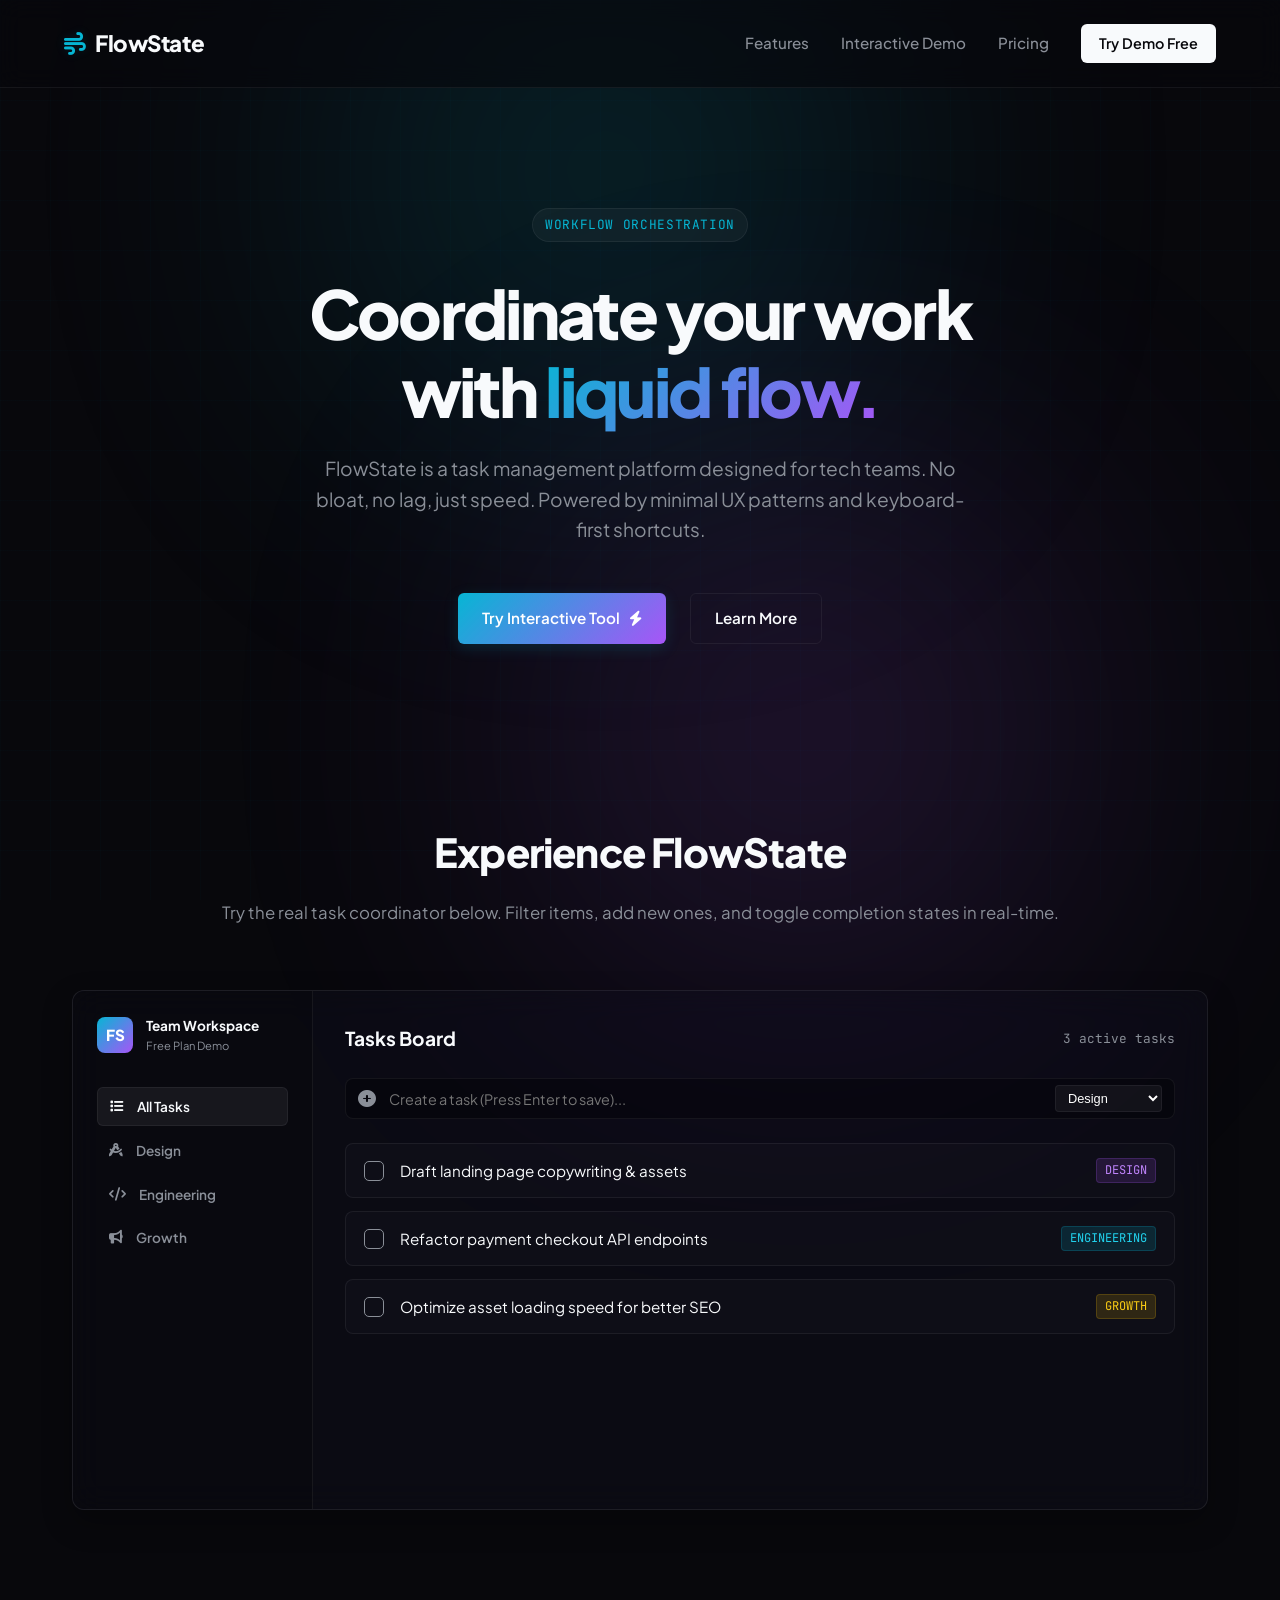
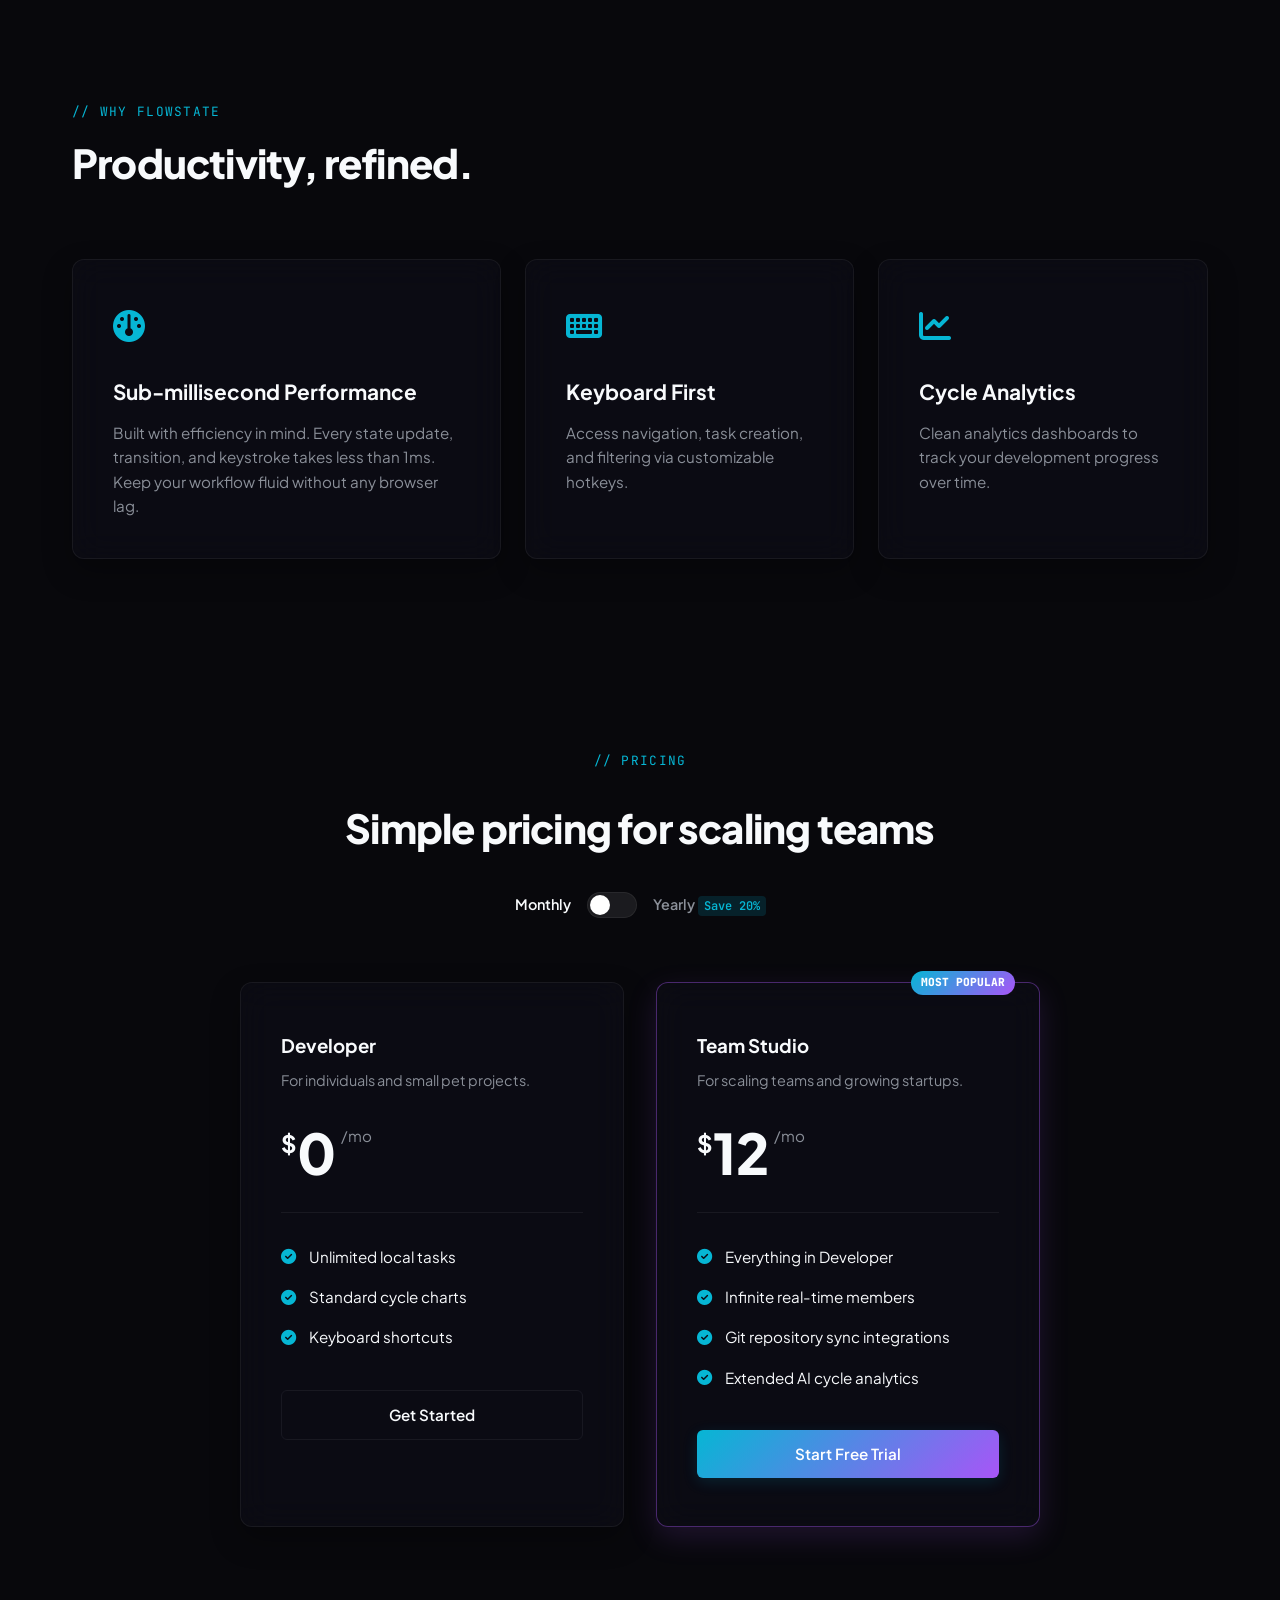
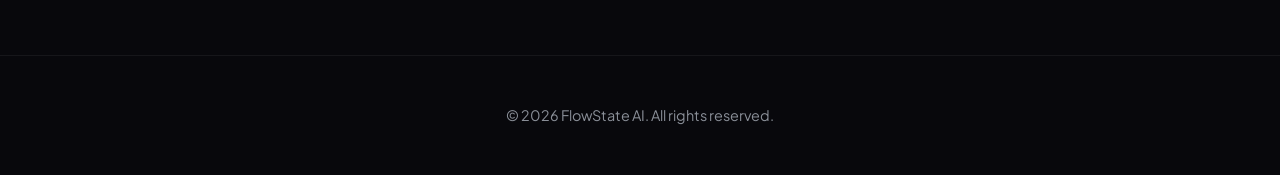
<file: flowstate-saas/index.html>
<!DOCTYPE html>
<html lang="en">
<head>
    <meta charset="UTF-8">
    <meta name="viewport" content="width=device-width, initial-scale=1.0">
    <title>FlowState AI // High-Performance Workflow Orchestration</title>
    <meta name="description" content="Streamline your development, design, and product planning workflows with the power of localized AI task coordination.">
    <!-- Google Fonts -->
    <link rel="preconnect" href="https://fonts.googleapis.com">
    <link rel="preconnect" href="https://fonts.gstatic.com" crossorigin>
    <link href="https://fonts.googleapis.com/css2?family=Plus+Jakarta+Sans:wght@300;400;500;600;700;800&family=JetBrains+Mono:wght@400;500;700&display=swap" rel="stylesheet">
    <!-- FontAwesome Icons -->
    <link rel="stylesheet" href="https://cdnjs.cloudflare.com/ajax/libs/font-awesome/6.4.0/css/all.min.css">
    <!-- Custom CSS -->
    <link rel="stylesheet" href="style.css">
</head>
<body>
    <!-- Cyber Background Mesh -->
    <div class="cyber-grid"></div>
    <div class="glow-orb orb-primary"></div>
    <div class="glow-orb orb-secondary"></div>

    <!-- Header Navigation -->
    <header class="navbar">
        <div class="logo">
            <span class="logo-symbol"><i class="fa-solid fa-wind"></i></span> FlowState
        </div>
        <nav class="nav-menu">
            <a href="#features" class="nav-item">Features</a>
            <a href="#demo" class="nav-item">Interactive Demo</a>
            <a href="#pricing" class="nav-item">Pricing</a>
            <a href="#demo" class="nav-btn">Try Demo Free</a>
        </nav>
    </header>

    <main class="main-content">
        <!-- Hero Section -->
        <section class="hero-section">
            <span class="badge">Workflow Orchestration</span>
            <h1 class="hero-title">
                Coordinate your work <br>
                with <span class="highlight">liquid flow.</span>
            </h1>
            <p class="hero-desc">
                FlowState is a task management platform designed for tech teams. No bloat, no lag, just speed. Powered by minimal UX patterns and keyboard-first shortcuts.
            </p>
            <div class="hero-actions">
                <a href="#demo" class="btn btn-primary">Try Interactive Tool <i class="fa-solid fa-bolt"></i></a>
                <a href="#features" class="btn btn-secondary">Learn More</a>
            </div>
        </section>

        <!-- Interactive Demo Widget (The Core Interactive Component) -->
        <section class="demo-section" id="demo">
            <div class="demo-header">
                <h2>Experience FlowState</h2>
                <p>Try the real task coordinator below. Filter items, add new ones, and toggle completion states in real-time.</p>
            </div>

            <!-- Interactive Board Dashboard Widget -->
            <div class="dashboard-widget glass-card">
                <!-- Widget Sidebar / Filters -->
                <aside class="widget-sidebar">
                    <div class="user-profile">
                        <div class="avatar">FS</div>
                        <div class="user-info">
                            <span class="name">Team Workspace</span>
                            <span class="role">Free Plan Demo</span>
                        </div>
                    </div>
                    <nav class="widget-nav">
                        <button class="filter-btn active" data-category="all"><i class="fa-solid fa-list"></i> All Tasks</button>
                        <button class="filter-btn" data-category="design"><i class="fa-solid fa-compass-drafting"></i> Design</button>
                        <button class="filter-btn" data-category="code"><i class="fa-solid fa-code"></i> Engineering</button>
                        <button class="filter-btn" data-category="marketing"><i class="fa-solid fa-bullhorn"></i> Growth</button>
                    </nav>
                </aside>

                <!-- Widget Main Workspace Area -->
                <main class="widget-workspace">
                    <div class="workspace-header">
                        <h3>Tasks Board</h3>
                        <span class="task-count" id="task-counter">3 active tasks</span>
                    </div>

                    <!-- Input to add new tasks -->
                    <div class="task-input-bar">
                        <i class="fa-solid fa-plus-circle input-icon"></i>
                        <input type="text" id="new-task-input" placeholder="Create a task (Press Enter to save)..." aria-label="Task input">
                        <select id="new-task-category" class="task-category-select">
                            <option value="design">Design</option>
                            <option value="code">Engineering</option>
                            <option value="marketing">Growth</option>
                        </select>
                    </div>

                    <!-- Tasks List Container -->
                    <ul class="tasks-list" id="tasks-list">
                        <!-- Task 1 -->
                        <li class="task-item" data-category="design">
                            <div class="task-left">
                                <button class="checkbox-btn" aria-label="Complete task"><i class="fa-solid fa-check"></i></button>
                                <span class="task-text">Draft landing page copywriting & assets</span>
                            </div>
                            <span class="category-pill pill-design">Design</span>
                        </li>
                        <!-- Task 2 -->
                        <li class="task-item" data-category="code">
                            <div class="task-left">
                                <button class="checkbox-btn" aria-label="Complete task"><i class="fa-solid fa-check"></i></button>
                                <span class="task-text">Refactor payment checkout API endpoints</span>
                            </div>
                            <span class="category-pill pill-code">Engineering</span>
                        </li>
                        <!-- Task 3 -->
                        <li class="task-item" data-category="marketing">
                            <div class="task-left">
                                <button class="checkbox-btn" aria-label="Complete task"><i class="fa-solid fa-check"></i></button>
                                <span class="task-text">Optimize asset loading speed for better SEO</span>
                            </div>
                            <span class="category-pill pill-marketing">Growth</span>
                        </li>
                    </ul>
                </main>
            </div>
        </section>

        <!-- Features Bento Grid -->
        <section class="features-section" id="features">
            <span class="sec-label">// WHY FLOWSTATE</span>
            <h2>Productivity, refined.</h2>
            
            <div class="features-grid">
                <!-- Feature 1: Large -->
                <div class="feature-card f-large glass-card">
                    <div class="f-icon"><i class="fa-solid fa-gauge"></i></div>
                    <h3>Sub-millisecond Performance</h3>
                    <p>Built with efficiency in mind. Every state update, transition, and keystroke takes less than 1ms. Keep your workflow fluid without any browser lag.</p>
                </div>
                <!-- Feature 2: Small -->
                <div class="feature-card f-small glass-card">
                    <div class="f-icon"><i class="fa-solid fa-keyboard"></i></div>
                    <h3>Keyboard First</h3>
                    <p>Access navigation, task creation, and filtering via customizable hotkeys.</p>
                </div>
                <!-- Feature 3: Small -->
                <div class="feature-card f-small glass-card">
                    <div class="f-icon"><i class="fa-solid fa-chart-line"></i></div>
                    <h3>Cycle Analytics</h3>
                    <p>Clean analytics dashboards to track your development progress over time.</p>
                </div>
            </div>
        </section>

        <!-- Pricing Section -->
        <section class="pricing-section" id="pricing">
            <div class="pricing-header">
                <span class="sec-label">// PRICING</span>
                <h2>Simple pricing for scaling teams</h2>
                <!-- Monthly/Yearly Toggle -->
                <div class="billing-toggle">
                    <span class="toggle-label active" id="monthly-label">Monthly</span>
                    <button class="toggle-switch" id="billing-toggle-btn" aria-label="Toggle Billing Interval">
                        <span class="toggle-knob"></span>
                    </button>
                    <span class="toggle-label" id="yearly-label">Yearly <span class="discount-badge">Save 20%</span></span>
                </div>
            </div>

            <div class="pricing-grid">
                <!-- Free Plan -->
                <div class="price-card glass-card">
                    <h3>Developer</h3>
                    <p class="plan-desc">For individuals and small pet projects.</p>
                    <div class="price-wrap">
                        <span class="currency">$</span>
                        <span class="price-val" id="dev-price">0</span>
                        <span class="interval">/mo</span>
                    </div>
                    <ul class="features-list">
                        <li><i class="fa-solid fa-circle-check"></i> Unlimited local tasks</li>
                        <li><i class="fa-solid fa-circle-check"></i> Standard cycle charts</li>
                        <li><i class="fa-solid fa-circle-check"></i> Keyboard shortcuts</li>
                    </ul>
                    <a href="#demo" class="btn btn-secondary pricing-btn">Get Started</a>
                </div>

                <!-- Pro Plan -->
                <div class="price-card glass-card pro-featured">
                    <div class="popular-tag">MOST POPULAR</div>
                    <h3>Team Studio</h3>
                    <p class="plan-desc">For scaling teams and growing startups.</p>
                    <div class="price-wrap">
                        <span class="currency">$</span>
                        <span class="price-val" id="team-price">12</span>
                        <span class="interval">/mo</span>
                    </div>
                    <ul class="features-list">
                        <li><i class="fa-solid fa-circle-check"></i> Everything in Developer</li>
                        <li><i class="fa-solid fa-circle-check"></i> Infinite real-time members</li>
                        <li><i class="fa-solid fa-circle-check"></i> Git repository sync integrations</li>
                        <li><i class="fa-solid fa-circle-check"></i> Extended AI cycle analytics</li>
                    </ul>
                    <a href="#demo" class="btn btn-primary pricing-btn">Start Free Trial</a>
                </div>
            </div>
        </section>
    </main>

    <footer class="footer">
        <p>&copy; 2026 FlowState AI. All rights reserved.</p>
    </footer>

    <!-- Custom Script -->
    <script src="app.js"></script>
</body>
</html>
</file>
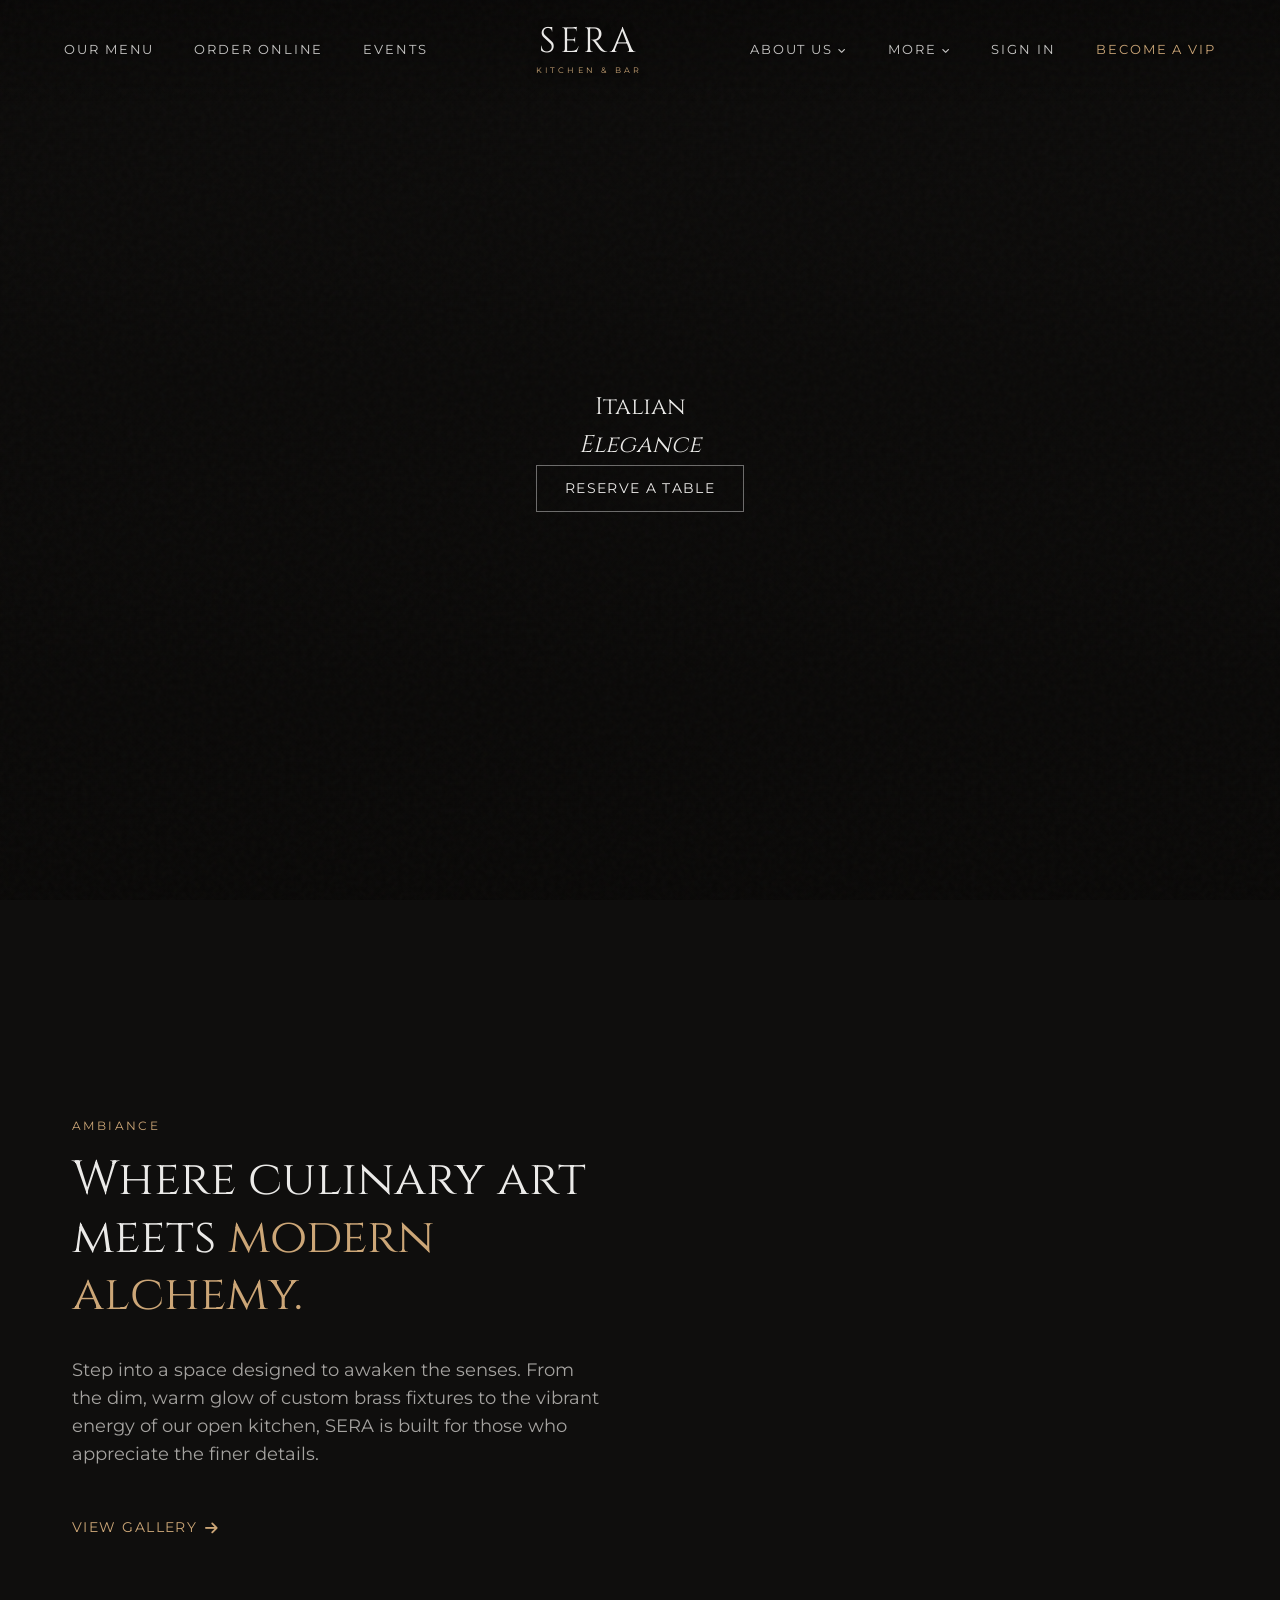
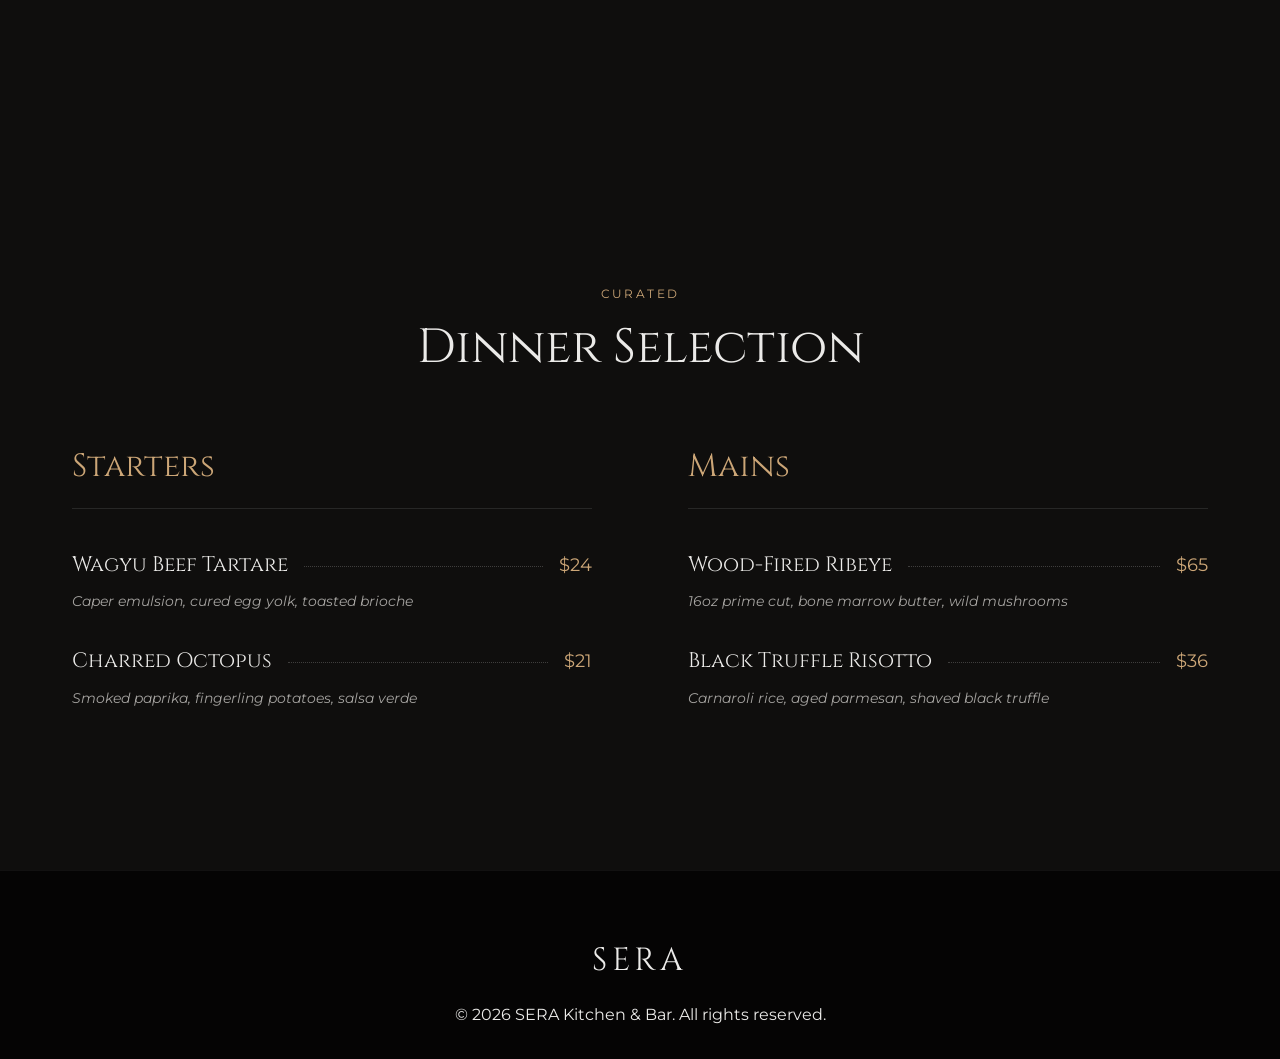
<file: lumora-restaurant/index.html>
<!DOCTYPE html>
<html lang="en">
<head>
    <meta charset="UTF-8">
    <meta name="viewport" content="width=device-width, initial-scale=1.0">
    <title>SERA Kitchen & Bar | Fine Dining</title>
    <meta name="description" content="Experience SERA Kitchen & Bar.">
    <!-- Google Fonts -->
    <link rel="preconnect" href="https://fonts.googleapis.com">
    <link rel="preconnect" href="https://fonts.gstatic.com" crossorigin>
    <link href="https://fonts.googleapis.com/css2?family=Cinzel:wght@400;500;600&family=Montserrat:wght@300;400;500&display=swap" rel="stylesheet">
    <!-- FontAwesome -->
    <link rel="stylesheet" href="https://cdnjs.cloudflare.com/ajax/libs/font-awesome/6.4.0/css/all.min.css">
    <!-- Custom Styles -->
    <link rel="stylesheet" href="style.css">
</head>
<body>
    <!-- Noise Overlay for Texture -->
    <div class="noise-overlay"></div>

    <!-- Navigation -->
    <header class="header" id="header">
        <div class="nav-container">
            <!-- Left Links -->
            <nav class="nav-links left-links">
                <a href="#menu" class="nav-link">OUR MENU</a>
                <a href="#order" class="nav-link">ORDER ONLINE</a>
                <a href="#events" class="nav-link">EVENTS</a>
            </nav>
            
            <!-- Center Logo -->
            <div class="logo-container">
                <a href="#" class="logo">SERA</a>
                <span class="logo-subtitle">KITCHEN & BAR</span>
            </div>
            
            <!-- Right Links -->
            <nav class="nav-links right-links">
                <a href="#about" class="nav-link">ABOUT US <i class="fa-solid fa-angle-down" style="font-size: 0.7em;"></i></a>
                <a href="#more" class="nav-link">MORE <i class="fa-solid fa-angle-down" style="font-size: 0.7em;"></i></a>
                <a href="#signin" class="nav-link">SIGN IN</a>
                <a href="#vip" class="nav-link vip-link">BECOME A VIP</a>
            </nav>
            
            <button class="mobile-menu-btn"><i class="fa-solid fa-bars"></i></button>
        </div>
    </header>

    <!-- Hero Section -->
    <section class="hero">
        <div class="hero-bg">
            <!-- The generated image -->
            <div class="bg-image"></div>
            <div class="bg-overlay"></div>
        </div>
        <div class="hero-content">
            <h1 class="title reveal delay-1">Italian <br><span class="italic">Elegance</span></h1>
            <div class="hero-cta reveal delay-3">
                <a href="#reservations" class="btn btn-outline">Reserve a Table</a>
            </div>
        </div>
    </section>

    <!-- The Experience Section -->
    <section class="experience section-padding" id="experience">
        <div class="container grid-2-col">
            <div class="exp-text">
                <span class="section-tag reveal">Ambiance</span>
                <h2 class="section-title reveal">Where culinary art meets <span class="accent-gold">modern alchemy.</span></h2>
                <p class="reveal">Step into a space designed to awaken the senses. From the dim, warm glow of custom brass fixtures to the vibrant energy of our open kitchen, SERA is built for those who appreciate the finer details.</p>
                <a href="#gallery" class="text-link reveal">View Gallery <i class="fa-solid fa-arrow-right"></i></a>
            </div>
            <div class="exp-image-wrap reveal right">
                <div class="exp-image parallax-img"></div>
            </div>
        </div>
    </section>

    <!-- Menu Section -->
    <section class="menu section-padding" id="menu">
        <div class="container">
            <div class="menu-header center reveal">
                <span class="section-tag">Curated</span>
                <h2 class="section-title">Dinner Selection</h2>
            </div>
            
            <div class="menu-grid">
                <!-- Starters -->
                <div class="menu-category reveal">
                    <h3>Starters</h3>
                    <ul class="menu-list">
                        <li>
                            <div class="menu-item-header">
                                <span class="dish-name">Wagyu Beef Tartare</span>
                                <span class="dish-leader"></span>
                                <span class="dish-price">$24</span>
                            </div>
                            <p class="dish-desc">Caper emulsion, cured egg yolk, toasted brioche</p>
                        </li>
                        <li>
                            <div class="menu-item-header">
                                <span class="dish-name">Charred Octopus</span>
                                <span class="dish-leader"></span>
                                <span class="dish-price">$21</span>
                            </div>
                            <p class="dish-desc">Smoked paprika, fingerling potatoes, salsa verde</p>
                        </li>
                    </ul>
                </div>

                <!-- Mains -->
                <div class="menu-category reveal delay-1">
                    <h3>Mains</h3>
                    <ul class="menu-list">
                        <li>
                            <div class="menu-item-header">
                                <span class="dish-name">Wood-Fired Ribeye</span>
                                <span class="dish-leader"></span>
                                <span class="dish-price">$65</span>
                            </div>
                            <p class="dish-desc">16oz prime cut, bone marrow butter, wild mushrooms</p>
                        </li>
                        <li>
                            <div class="menu-item-header">
                                <span class="dish-name">Black Truffle Risotto</span>
                                <span class="dish-leader"></span>
                                <span class="dish-price">$36</span>
                            </div>
                            <p class="dish-desc">Carnaroli rice, aged parmesan, shaved black truffle</p>
                        </li>
                    </ul>
                </div>
            </div>
        </div>
    </section>

    <footer class="footer">
        <div class="container center">
            <h2 class="footer-logo">SERA</h2>
            <p>&copy; 2026 SERA Kitchen & Bar. All rights reserved.</p>
        </div>
    </footer>

    <script src="app.js"></script>
</body>
</html>
</file>
<file: flowstate-saas/style.css>
/* ==========================================================================
   DESIGN TOKENS & RESET
   ========================================================================== */
:root {
    --bg-dark: #08080c;
    --card-bg: rgba(15, 15, 25, 0.5);
    --border-color: rgba(255, 255, 255, 0.06);
    --text-primary: #f8fafc;
    --text-secondary: #8a8f98;
    
    --accent-cyan: #06b6d4;
    --accent-purple: #a855f7;
    --accent-cyan-glow: rgba(6, 182, 212, 0.15);
    --accent-purple-glow: rgba(168, 85, 247, 0.15);
    
    --font-sans: 'Plus Jakarta Sans', sans-serif;
    --font-mono: 'JetBrains Mono', monospace;
    
    --transition-fast: all 0.2s cubic-bezier(0.4, 0, 0.2, 1);
    --transition-smooth: all 0.3s cubic-bezier(0.4, 0, 0.2, 1);
}

* {
    box-sizing: border-box;
    margin: 0;
    padding: 0;
}

html {
    scroll-behavior: smooth;
}

body {
    background-color: var(--bg-dark);
    color: var(--text-primary);
    font-family: var(--font-sans);
    overflow-x: hidden;
    min-height: 100vh;
    line-height: 1.6;
}

/* ==========================================================================
   BACKGROUND CYBER GRID & ORBS
   ========================================================================== */
.cyber-grid {
    position: fixed;
    top: 0; left: 0; width: 100vw; height: 100vh;
    background-image: 
        linear-gradient(rgba(6, 182, 212, 0.02) 1px, transparent 1px),
        linear-gradient(90deg, rgba(6, 182, 212, 0.02) 1px, transparent 1px);
    background-size: 50px 50px;
    z-index: -2;
    pointer-events: none;
}

.glow-orb {
    position: fixed;
    width: 700px;
    height: 700px;
    border-radius: 50%;
    filter: blur(150px);
    opacity: 0.3;
    pointer-events: none;
    z-index: -1;
}

.orb-primary {
    background: radial-gradient(circle, var(--accent-cyan) 0%, transparent 70%);
    top: -20%;
    left: 20%;
}

.orb-secondary {
    background: radial-gradient(circle, var(--accent-purple) 0%, transparent 70%);
    bottom: -20%;
    right: 10%;
}

/* ==========================================================================
   NAVIGATION
   ========================================================================== */
.navbar {
    display: flex;
    justify-content: space-between;
    align-items: center;
    padding: 1.5rem 4rem;
    position: fixed;
    top: 0; left: 0; width: 100vw;
    z-index: 100;
    backdrop-filter: blur(12px);
    border-bottom: 1px solid var(--border-color);
    background: rgba(8, 8, 12, 0.6);
}

.logo {
    font-size: 1.4rem;
    font-weight: 800;
    letter-spacing: -0.02em;
    display: flex;
    align-items: center;
    gap: 0.6rem;
}

.logo-symbol {
    color: var(--accent-cyan);
    text-shadow: 0 0 10px var(--accent-cyan-glow);
}

.nav-menu {
    display: flex;
    align-items: center;
    gap: 2rem;
}

.nav-item {
    color: var(--text-secondary);
    text-decoration: none;
    font-size: 0.95rem;
    font-weight: 500;
    transition: var(--transition-fast);
}

.nav-item:hover {
    color: var(--text-primary);
}

.nav-btn {
    background: var(--text-primary);
    color: var(--bg-dark);
    padding: 8px 18px;
    border-radius: 6px;
    text-decoration: none;
    font-size: 0.9rem;
    font-weight: 600;
    transition: var(--transition-fast);
}

.nav-btn:hover {
    opacity: 0.9;
    transform: translateY(-1px);
}

/* ==========================================================================
   COMMON GLASS CARD
   ========================================================================== */
.glass-card {
    background: var(--card-bg);
    border: 1px solid var(--border-color);
    border-radius: 12px;
    backdrop-filter: blur(16px) saturate(180%);
    box-shadow: 0 12px 30px rgba(0, 0, 0, 0.3);
}

.main-content {
    padding-top: 80px;
    max-width: 1200px;
    margin: 0 auto;
}

/* ==========================================================================
   HERO SECTION
   ========================================================================== */
.hero-section {
    text-align: center;
    padding: 8rem 2rem 5rem;
    display: flex;
    flex-direction: column;
    align-items: center;
}

.badge {
    display: inline-block;
    background: rgba(255, 255, 255, 0.04);
    border: 1px solid var(--border-color);
    padding: 6px 12px;
    border-radius: 30px;
    font-family: var(--font-mono);
    font-size: 0.8rem;
    color: var(--accent-cyan);
    letter-spacing: 0.05em;
    margin-bottom: 2rem;
    text-transform: uppercase;
}

.hero-title {
    font-size: 4.2rem;
    font-weight: 800;
    line-height: 1.15;
    letter-spacing: -0.04em;
    margin-bottom: 1.5rem;
}

.highlight {
    background: linear-gradient(135deg, var(--accent-cyan) 0%, var(--accent-purple) 100%);
    -webkit-background-clip: text;
    -webkit-text-fill-color: transparent;
}

.hero-desc {
    font-size: 1.2rem;
    color: var(--text-secondary);
    max-width: 650px;
    margin-bottom: 3rem;
}

.hero-actions {
    display: flex;
    gap: 1.5rem;
}

.btn {
    display: inline-flex;
    align-items: center;
    gap: 0.6rem;
    padding: 12px 24px;
    border-radius: 6px;
    text-decoration: none;
    font-weight: 600;
    font-size: 0.95rem;
    transition: var(--transition-fast);
    cursor: pointer;
}

.btn-primary {
    background: linear-gradient(135deg, var(--accent-cyan) 0%, var(--accent-purple) 100%);
    color: white;
    border: none;
    box-shadow: 0 4px 15px var(--accent-cyan-glow);
}

.btn-primary:hover {
    transform: translateY(-2px);
    box-shadow: 0 6px 20px rgba(6, 182, 212, 0.35);
}

.btn-secondary {
    background: transparent;
    color: var(--text-primary);
    border: 1px solid var(--border-color);
}

.btn-secondary:hover {
    background: rgba(255, 255, 255, 0.04);
    border-color: var(--text-primary);
}

/* ==========================================================================
   INTERACTIVE DEMO WIDGET (BOARD)
   ========================================================================== */
.demo-section {
    padding: 6rem 2rem;
}

.demo-header {
    text-align: center;
    margin-bottom: 4rem;
}

.demo-header h2 {
    font-size: 2.5rem;
    font-weight: 800;
    letter-spacing: -0.02em;
    margin-bottom: 1rem;
}

.demo-header p {
    color: var(--text-secondary);
    font-size: 1.05rem;
}

/* Dashboard Widget Layout */
.dashboard-widget {
    display: grid;
    grid-template-columns: 240px 1fr;
    height: 520px;
    overflow: hidden;
    border-color: rgba(255, 255, 255, 0.08);
}

/* Widget Sidebar */
.widget-sidebar {
    background: rgba(0, 0, 0, 0.2);
    border-right: 1px solid var(--border-color);
    padding: 1.5rem;
    display: flex;
    flex-direction: column;
    gap: 2rem;
}

.user-profile {
    display: flex;
    align-items: center;
    gap: 0.8rem;
}

.avatar {
    width: 36px;
    height: 36px;
    background: linear-gradient(135deg, var(--accent-cyan) 0%, var(--accent-purple) 100%);
    border-radius: 8px;
    display: flex;
    justify-content: center;
    align-items: center;
    font-weight: 800;
    font-size: 0.95rem;
    color: white;
}

.user-info {
    display: flex;
    flex-direction: column;
}

.user-info .name {
    font-size: 0.85rem;
    font-weight: 700;
}

.user-info .role {
    font-size: 0.7rem;
    color: var(--text-secondary);
}

.widget-nav {
    display: flex;
    flex-direction: column;
    gap: 0.4rem;
}

.filter-btn {
    background: transparent;
    border: none;
    color: var(--text-secondary);
    text-align: left;
    padding: 10px 12px;
    border-radius: 6px;
    cursor: pointer;
    font-family: inherit;
    font-size: 0.85rem;
    font-weight: 600;
    display: flex;
    align-items: center;
    gap: 0.8rem;
    transition: var(--transition-fast);
}

.filter-btn:hover {
    color: var(--text-primary);
    background: rgba(255, 255, 255, 0.03);
}

.filter-btn.active {
    color: var(--text-primary);
    background: rgba(255, 255, 255, 0.06);
    border: 1px solid var(--border-color);
}

/* Widget Workspace */
.widget-workspace {
    padding: 2rem;
    display: flex;
    flex-direction: column;
    gap: 1.5rem;
    overflow-y: auto;
}

.workspace-header {
    display: flex;
    justify-content: space-between;
    align-items: center;
}

.workspace-header h3 {
    font-size: 1.2rem;
    font-weight: 700;
}

.task-count {
    font-family: var(--font-mono);
    font-size: 0.8rem;
    color: var(--text-secondary);
}

/* Task Input Bar */
.task-input-bar {
    display: flex;
    align-items: center;
    background: rgba(0, 0, 0, 0.3);
    border: 1px solid var(--border-color);
    border-radius: 8px;
    padding: 6px 12px;
    gap: 0.8rem;
}

.input-icon {
    color: var(--text-secondary);
    font-size: 1.1rem;
}

.task-input-bar input {
    flex: 1;
    background: transparent;
    border: none;
    color: white;
    outline: none;
    font-family: inherit;
    font-size: 0.9rem;
}

.task-category-select {
    background: rgba(255, 255, 255, 0.05);
    border: 1px solid var(--border-color);
    color: white;
    border-radius: 4px;
    padding: 4px 8px;
    font-size: 0.8rem;
    outline: none;
}

/* Tasks List */
.tasks-list {
    display: flex;
    flex-direction: column;
    gap: 0.8rem;
    list-style: none;
}

.task-item {
    display: flex;
    justify-content: space-between;
    align-items: center;
    background: rgba(255, 255, 255, 0.02);
    border: 1px solid var(--border-color);
    padding: 14px 18px;
    border-radius: 8px;
    transition: var(--transition-smooth);
}

.task-item:hover {
    background: rgba(255, 255, 255, 0.04);
    border-color: rgba(255, 255, 255, 0.1);
}

.task-left {
    display: flex;
    align-items: center;
    gap: 1rem;
}

.checkbox-btn {
    width: 20px;
    height: 20px;
    border: 1.5px solid var(--text-secondary);
    border-radius: 5px;
    background: transparent;
    cursor: pointer;
    display: flex;
    justify-content: center;
    align-items: center;
    color: transparent;
    font-size: 0.7rem;
    transition: var(--transition-fast);
}

.checkbox-btn:hover {
    border-color: var(--accent-cyan);
    background: rgba(6, 182, 212, 0.05);
}

.task-text {
    font-size: 0.95rem;
    color: var(--text-primary);
    transition: var(--transition-fast);
}

/* Category Pills */
.category-pill {
    font-family: var(--font-mono);
    font-size: 0.75rem;
    padding: 2px 8px;
    border-radius: 4px;
    text-transform: uppercase;
}

.pill-design { background: rgba(168, 85, 247, 0.15); color: #c084fc; border: 1px solid rgba(168, 85, 247, 0.2); }
.pill-code { background: rgba(6, 182, 212, 0.15); color: #22d3ee; border: 1px solid rgba(6, 182, 212, 0.2); }
.pill-marketing { background: rgba(234, 179, 8, 0.15); color: #facc15; border: 1px solid rgba(234, 179, 8, 0.2); }

/* Completed Task State */
.task-item.completed {
    opacity: 0.5;
}

.task-item.completed .checkbox-btn {
    background: var(--accent-cyan);
    border-color: var(--accent-cyan);
    color: white;
}

.task-item.completed .task-text {
    text-decoration: line-through;
    color: var(--text-secondary);
}

/* ==========================================================================
   FEATURES SECTION
   ========================================================================== */
.features-section {
    padding: 6rem 2rem;
}

.sec-label {
    font-family: var(--font-mono);
    font-size: 0.8rem;
    color: var(--accent-cyan);
    letter-spacing: 0.1em;
    display: block;
    margin-bottom: 0.5rem;
}

.features-section h2 {
    font-size: 2.5rem;
    font-weight: 800;
    letter-spacing: -0.02em;
    margin-bottom: 4rem;
}

.features-grid {
    display: grid;
    grid-template-columns: 1.3fr 1fr 1fr;
    gap: 1.5rem;
}

.feature-card {
    padding: 2.5rem;
    border-radius: 12px;
}

.f-icon {
    font-size: 2rem;
    color: var(--accent-cyan);
    margin-bottom: 1.5rem;
}

.feature-card h3 {
    font-size: 1.3rem;
    font-weight: 700;
    margin-bottom: 0.8rem;
}

.feature-card p {
    color: var(--text-secondary);
    font-size: 0.95rem;
}

/* Layout spans */
.f-large {
    grid-column: span 1;
}

/* ==========================================================================
   PRICING SECTION & TOGGLE
   ========================================================================== */
.pricing-section {
    padding: 6rem 2rem 8rem;
}

.pricing-header {
    text-align: center;
    margin-bottom: 4rem;
    display: flex;
    flex-direction: column;
    align-items: center;
    gap: 1rem;
}

.pricing-header h2 {
    font-size: 2.5rem;
    font-weight: 800;
    letter-spacing: -0.02em;
}

/* Switch styling */
.billing-toggle {
    display: flex;
    align-items: center;
    gap: 1rem;
    margin-top: 1rem;
}

.toggle-label {
    font-size: 0.9rem;
    font-weight: 600;
    color: var(--text-secondary);
    transition: var(--transition-fast);
}

.toggle-label.active {
    color: var(--text-primary);
}

.toggle-switch {
    width: 50px;
    height: 26px;
    border-radius: 15px;
    background: rgba(255, 255, 255, 0.08);
    border: 1px solid var(--border-color);
    position: relative;
    cursor: pointer;
    outline: none;
    transition: var(--transition-smooth);
}

.toggle-switch:hover {
    border-color: rgba(255, 255, 255, 0.2);
}

.toggle-switch.active {
    background: var(--accent-cyan);
}

.toggle-knob {
    width: 20px;
    height: 20px;
    border-radius: 50%;
    background: white;
    position: absolute;
    top: 2px;
    left: 2px;
    transition: var(--transition-smooth);
}

.toggle-switch.active .toggle-knob {
    left: 26px;
}

.discount-badge {
    background: rgba(6, 182, 212, 0.15);
    color: var(--accent-cyan);
    font-size: 0.75rem;
    padding: 2px 6px;
    border-radius: 4px;
    font-family: var(--font-mono);
}

/* Pricing Grid */
.pricing-grid {
    display: grid;
    grid-template-columns: 1fr 1fr;
    gap: 2rem;
    max-width: 800px;
    margin: 0 auto;
}

.price-card {
    padding: 3rem 2.5rem;
    position: relative;
}

.plan-desc {
    color: var(--text-secondary);
    font-size: 0.9rem;
    margin: 0.5rem 0 2rem;
}

.price-wrap {
    display: flex;
    align-items: flex-baseline;
    margin-bottom: 2rem;
}

.price-wrap .currency {
    font-size: 1.5rem;
    font-weight: 700;
}

.price-wrap .price-val {
    font-size: 3.5rem;
    font-weight: 800;
    line-height: 1;
}

.price-wrap .interval {
    color: var(--text-secondary);
    font-size: 0.95rem;
    margin-left: 0.3rem;
}

.price-card .features-list {
    list-style: none;
    display: flex;
    flex-direction: column;
    gap: 1rem;
    margin-bottom: 2.5rem;
    border-top: 1px solid var(--border-color);
    padding-top: 2rem;
}

.price-card .features-list li {
    display: flex;
    align-items: center;
    gap: 0.8rem;
    font-size: 0.95rem;
    color: var(--text-primary);
}

.price-card .features-list li i {
    color: var(--accent-cyan);
}

.pricing-btn {
    width: 100%;
    justify-content: center;
    border-radius: 6px;
}

/* Featured / Pro Card styles */
.pro-featured {
    border-color: rgba(168, 85, 247, 0.4);
    box-shadow: 0 10px 30px var(--accent-purple-glow);
}

.popular-tag {
    position: absolute;
    top: -12px;
    right: 24px;
    background: linear-gradient(135deg, var(--accent-cyan) 0%, var(--accent-purple) 100%);
    font-family: var(--font-mono);
    font-size: 0.7rem;
    font-weight: 800;
    padding: 3px 10px;
    border-radius: 30px;
    color: white;
}

/* ==========================================================================
   FOOTER
   ========================================================================== */
.footer {
    border-top: 1px solid var(--border-color);
    padding: 3rem 2rem;
    text-align: center;
    color: var(--text-secondary);
    font-size: 0.9rem;
}

/* ==========================================================================
   RESPONSIVE DESIGN
   ========================================================================== */
@media (max-width: 992px) {
    .navbar {
        padding: 1.5rem 2rem;
    }
    
    .hero-title {
        font-size: 3.2rem;
    }
    
    .dashboard-widget {
        grid-template-columns: 1fr;
        height: auto;
    }
    
    .widget-sidebar {
        border-right: none;
        border-bottom: 1px solid var(--border-color);
        flex-direction: row;
        justify-content: space-between;
        align-items: center;
    }
    
    .widget-nav {
        flex-direction: row;
    }
    
    .features-grid {
        grid-template-columns: 1fr;
    }
    
    .pricing-grid {
        grid-template-columns: 1fr;
    }
}

@media (max-width: 576px) {
    .hero-title {
        font-size: 2.5rem;
    }
    
    .widget-sidebar {
        flex-direction: column;
        align-items: stretch;
    }
    
    .widget-nav {
        flex-direction: column;
    }
}
</file>
<file: lumora-restaurant/style.css>
/* ==========================================================================
   VARIABLES & RESET
   ========================================================================== */
:root {
    --bg-dark: #0f0e0d;
    --bg-darker: #080706;
    --bg-light: #1a1918;
    
    --text-primary: #ebeae8;
    --text-secondary: #a5a3a0;
    
    --accent-gold: #cca677;
    
    --font-serif: 'Cinzel', serif;
    --font-sans: 'Montserrat', sans-serif;
    
    --transition: all 0.4s cubic-bezier(0.25, 1, 0.5, 1);
}

* {
    margin: 0;
    padding: 0;
    box-sizing: border-box;
}

html {
    scroll-behavior: smooth;
}

body {
    background-color: var(--bg-dark);
    color: var(--text-primary);
    font-family: var(--font-sans);
    line-height: 1.6;
    overflow-x: hidden;
}

/* ==========================================================================
   NOISE OVERLAY
   ========================================================================== */
.noise-overlay {
    position: fixed;
    top: 0; left: 0; width: 100vw; height: 100vh;
    pointer-events: none;
    z-index: 9999;
    opacity: 0.03;
    background-image: url("data:image/svg+xml,%3Csvg viewBox='0 0 200 200' xmlns='http://www.w3.org/2000/svg'%3E%3Cfilter id='noiseFilter'%3E%3CfeTurbulence type='fractalNoise' baseFrequency='0.8' numOctaves='3' stitchTiles='stitch'/%3E%3C/filter%3E%3Crect width='100%25' height='100%25' filter='url(%23noiseFilter)'/%3E%3C/svg%3E");
}

/* ==========================================================================
   TYPOGRAPHY & UTILITIES
   ========================================================================== */
h1, h2, h3, h4 {
    font-family: var(--font-serif);
    font-weight: 400;
}

.italic {
    font-style: italic;
}

.accent-gold { color: var(--accent-gold); }

.section-padding { padding: 8rem 0; }
.container { max-width: 1200px; margin: 0 auto; padding: 0 2rem; }
.center { text-align: center; }

.section-tag {
    font-family: var(--font-sans);
    text-transform: uppercase;
    font-size: 0.75rem;
    letter-spacing: 0.2em;
    color: var(--accent-gold);
    display: block;
    margin-bottom: 1rem;
}

.section-title {
    font-size: 3rem;
    line-height: 1.2;
    margin-bottom: 2rem;
}

.grid-2-col {
    display: grid;
    grid-template-columns: 1fr 1fr;
    gap: 4rem;
    align-items: center;
}

/* ==========================================================================
   NAVIGATION (LUMORA STYLE)
   ========================================================================== */
.header {
    position: fixed;
    top: 0; left: 0; width: 100%;
    padding: 1.5rem 0;
    z-index: 100;
    transition: background 0.4s ease, padding 0.4s ease;
    /* Soft dark gradient at the top to ensure white links are always readable against bright photos */
    background: linear-gradient(to bottom, rgba(8, 7, 6, 0.7) 0%, rgba(8, 7, 6, 0) 100%);
}

.header.scrolled {
    background: rgba(8, 7, 6, 0.95);
    backdrop-filter: blur(10px);
    padding: 1rem 0;
    border-bottom: 1px solid rgba(255, 255, 255, 0.05);
}

.nav-container {
    max-width: 1600px;
    margin: 0 auto;
    padding: 0 4rem;
    display: flex;
    justify-content: space-between;
    align-items: center;
}

.nav-links {
    display: flex;
    gap: 2.5rem;
    align-items: center;
}

.nav-link {
    color: var(--text-primary);
    text-decoration: none;
    font-size: 0.8rem;
    text-transform: uppercase;
    letter-spacing: 0.15em;
    transition: var(--transition);
    text-shadow: 0 1px 4px rgba(0, 0, 0, 0.8);
    opacity: 0.85;
}

.nav-link:hover, .nav-link.vip-link {
    color: var(--accent-gold);
    opacity: 1;
}

.logo-container {
    display: flex;
    flex-direction: column;
    align-items: center;
    text-shadow: 0 2px 10px rgba(0, 0, 0, 0.6);
}

.logo {
    font-family: var(--font-serif);
    font-size: 2.2rem;
    color: var(--text-primary);
    text-decoration: none;
    letter-spacing: 0.1em;
    line-height: 1;
}

.logo-subtitle {
    font-family: var(--font-sans);
    font-size: 0.5rem;
    letter-spacing: 0.4em;
    color: var(--accent-gold);
    margin-top: 5px;
}

.mobile-menu-btn {
    display: none;
    background: transparent;
    border: none;
    color: white;
    font-size: 1.5rem;
    cursor: pointer;
}

/* ==========================================================================
   HERO SECTION
   ========================================================================== */
.hero {
    height: 100vh;
    display: flex;
    align-items: center;
    justify-content: center;
    position: relative;
    text-align: center;
}

.hero-bg {
    position: absolute;
    top: 0; left: 0; width: 100%; height: 100%;
    z-index: -1;
    overflow: hidden;
}

.bg-image {
    width: 100%; height: 100%;
    /* Use the generated image */
    background-image: url("file:///home/layf/.gemini/antigravity/brain/0f92c85c-8431-4b1f-aaa0-b1091061b333/sera_interior_1781864365372.png");
    background-size: cover;
    background-position: center;
    transform: scale(1.05);
    transition: transform 10s ease-out;
}

.hero.loaded .bg-image {
    transform: scale(1);
}

.bg-overlay {
    position: absolute;
    top: 0; left: 0; width: 100%; height: 100%;
    background: linear-gradient(to bottom, rgba(8, 7, 6, 0.4) 0%, rgba(8, 7, 6, 0.8) 100%);
}

.hero-content {
    max-width: 800px;
    padding: 0 2rem;
    z-index: 1;
}

.hero-title {
    font-size: 5.5rem;
    line-height: 1.1;
    margin-bottom: 2rem;
}

.btn-outline {
    display: inline-block;
    padding: 12px 28px;
    font-family: var(--font-sans);
    font-size: 0.85rem;
    text-transform: uppercase;
    letter-spacing: 0.1em;
    text-decoration: none;
    background: transparent;
    color: var(--text-primary);
    border: 1px solid var(--border-color, rgba(255,255,255,0.4));
    transition: var(--transition);
}

.btn-outline:hover {
    border-color: var(--accent-gold);
    color: var(--accent-gold);
}

/* ==========================================================================
   THE EXPERIENCE
   ========================================================================== */
.experience p {
    color: var(--text-secondary);
    font-size: 1.1rem;
    margin-bottom: 1.5rem;
}

.exp-image-wrap {
    height: 600px;
    overflow: hidden;
    position: relative;
}

.exp-image {
    width: 100%;
    height: 120%;
    background-image: url("file:///home/layf/.gemini/antigravity/brain/0f92c85c-8431-4b1f-aaa0-b1091061b333/sera_culinary_dish_1781864707170.png");
    background-size: cover;
    background-position: center;
    position: absolute;
    top: -10%; left: 0;
}

.text-link {
    display: inline-flex;
    align-items: center;
    gap: 0.5rem;
    color: var(--accent-gold);
    text-decoration: none;
    font-size: 0.9rem;
    text-transform: uppercase;
    letter-spacing: 0.1em;
    margin-top: 1.5rem;
    transition: var(--transition);
}

/* ==========================================================================
   MENU SECTION
   ========================================================================== */
.menu-grid {
    display: grid;
    grid-template-columns: 1fr 1fr;
    gap: 6rem;
    margin-top: 4rem;
}

.menu-category h3 {
    font-size: 2rem;
    margin-bottom: 2.5rem;
    padding-bottom: 1rem;
    border-bottom: 1px solid rgba(255, 255, 255, 0.1);
    color: var(--accent-gold);
}

.menu-list {
    list-style: none;
}

.menu-list li {
    margin-bottom: 2rem;
}

.menu-item-header {
    display: flex;
    align-items: baseline;
    margin-bottom: 0.5rem;
}

.dish-name {
    font-family: var(--font-serif);
    font-size: 1.3rem;
    color: var(--text-primary);
}

.dish-leader {
    flex-grow: 1;
    border-bottom: 1px dotted rgba(255, 255, 255, 0.2);
    margin: 0 1rem;
    position: relative;
    top: -4px;
}

.dish-price {
    font-family: var(--font-sans);
    font-size: 1.1rem;
    color: var(--accent-gold);
}

.dish-desc {
    color: var(--text-secondary);
    font-size: 0.9rem;
    font-style: italic;
}

/* ==========================================================================
   FOOTER
   ========================================================================== */
.footer {
    padding: 4rem 0 2rem;
    background: #050404;
    border-top: 1px solid rgba(255, 255, 255, 0.05);
}

.footer-logo {
    font-size: 2rem;
    letter-spacing: 0.15em;
    margin-bottom: 1rem;
}

/* ==========================================================================
   ANIMATIONS & REVEALS
   ========================================================================== */
.reveal {
    opacity: 0;
    transform: translateY(40px);
    transition: all 1s cubic-bezier(0.25, 1, 0.5, 1);
}

.reveal.active {
    opacity: 1;
    transform: translateY(0);
}

.delay-1 { transition-delay: 0.2s; }
.delay-3 { transition-delay: 0.6s; }

/* ==========================================================================
   RESPONSIVE
   ========================================================================== */
@media (max-width: 992px) {
    .nav-links { display: none; }
    .mobile-menu-btn { display: block; }
    .grid-2-col { grid-template-columns: 1fr; }
    .menu-grid { grid-template-columns: 1fr; gap: 4rem; }
}
</file>
